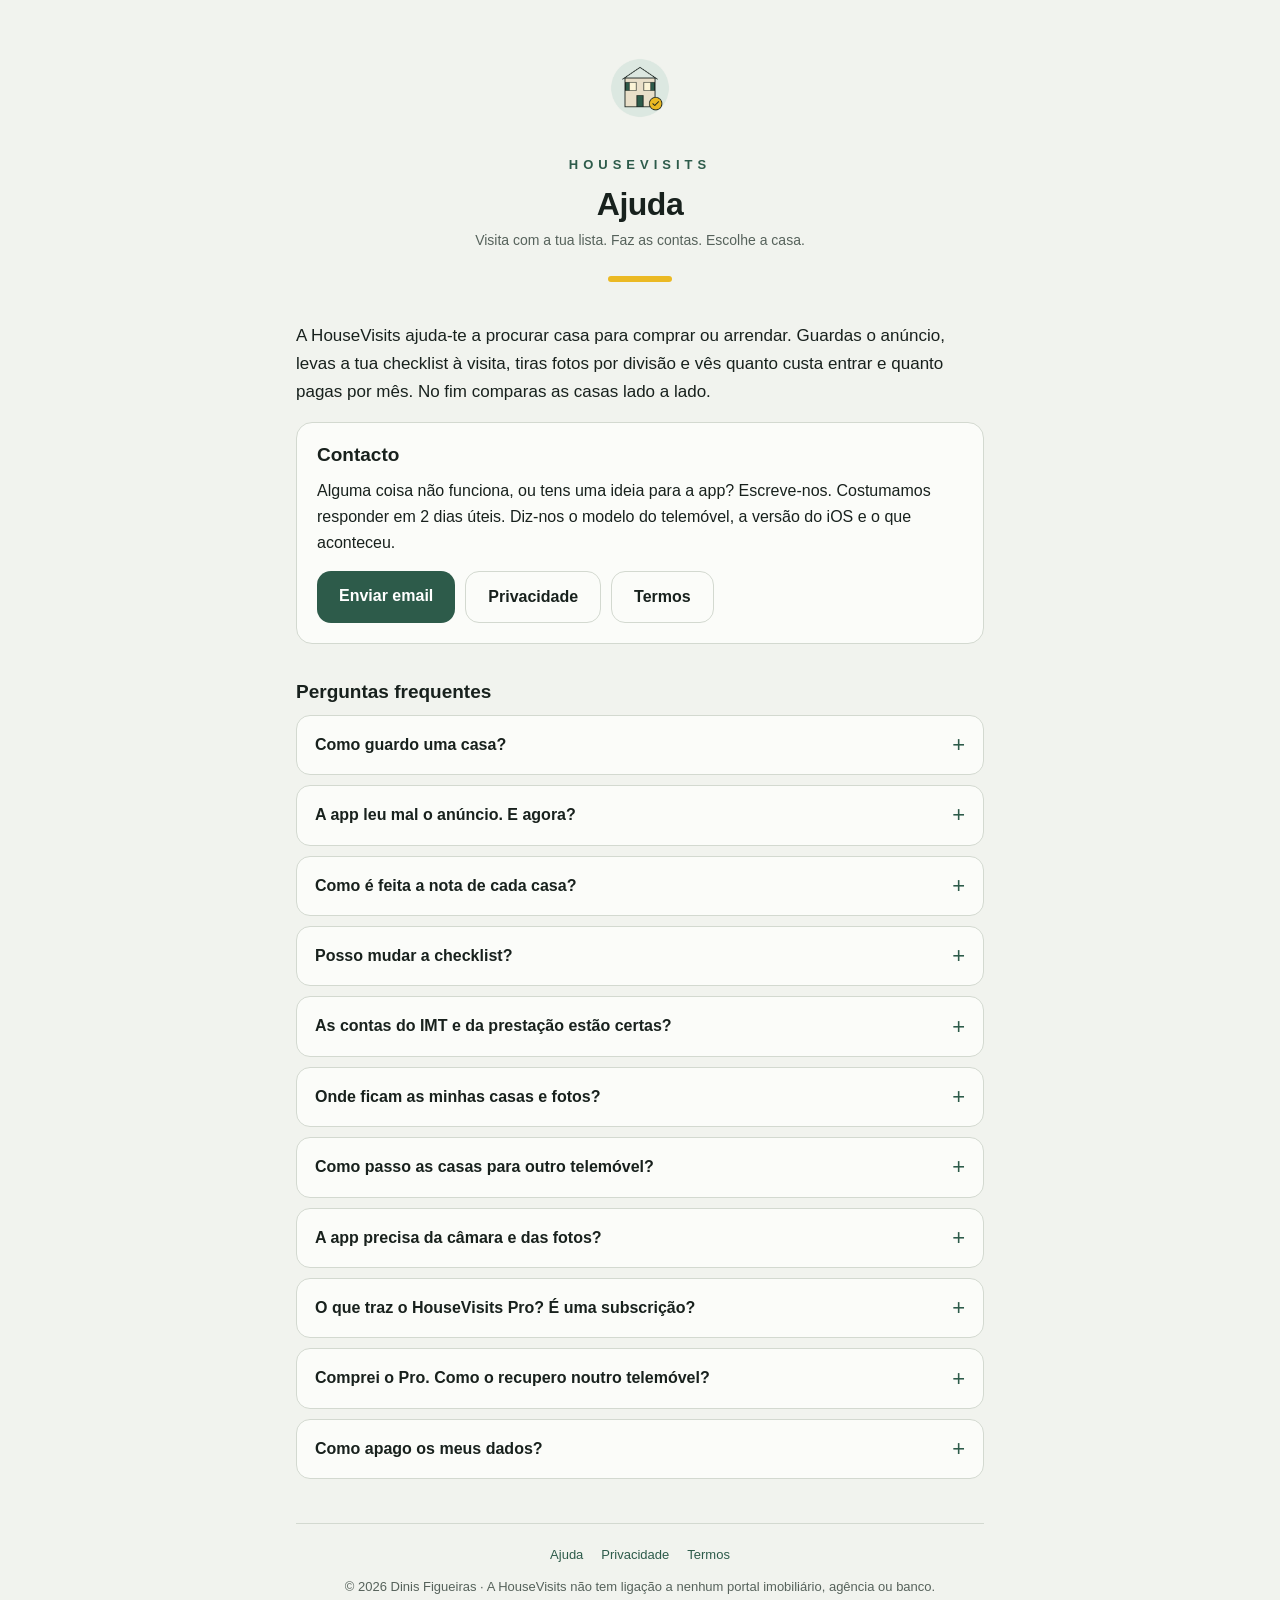
<file: index.html>
<!DOCTYPE html>
<html lang="pt-PT">
<head>
<meta charset="utf-8">
<meta name="viewport" content="width=device-width, initial-scale=1">
<meta name="theme-color" content="#F1F3EE">
<title>HouseVisits — Ajuda</title>
<meta name="description" content="Ajuda e contacto da HouseVisits, a app para visitar casas com a tua checklist, ver as contas e comparar.">
<link rel="icon" href="icon.png">
<link rel="stylesheet" href="style.css">
</head>
<body>
<div class="wrap">

<header class="site-header">
  <img class="logo" src="icon.png" alt="HouseVisits" width="80" height="80">
  <div class="lockup">HOUSEVISITS</div>
  <h1>Ajuda</h1>
  <p class="subtitle">Visita com a tua lista. Faz as contas. Escolhe a casa.</p>
  <div class="rule"></div>
</header>

<p class="lead">A HouseVisits ajuda-te a procurar casa para comprar ou arrendar. Guardas o anúncio, levas a tua checklist à visita, tiras fotos por divisão e vês quanto custa entrar e quanto pagas por mês. No fim comparas as casas lado a lado.</p>

<section>
  <h2>Contacto</h2>
  <p>Alguma coisa não funciona, ou tens uma ideia para a app? Escreve-nos. Costumamos responder em 2 dias úteis. Diz-nos o modelo do telemóvel, a versão do iOS e o que aconteceu.</p>
  <div class="buttons">
    <a class="button" href="mailto:mrkingames00@gmail.com?subject=HouseVisits%20ajuda">Enviar email</a>
    <a class="button ghost" href="privacy.html">Privacidade</a>
    <a class="button ghost" href="terms.html">Termos</a>
  </div>
</section>

<h2 class="section-title">Perguntas frequentes</h2>

<details>
  <summary>Como guardo uma casa?</summary>
  <p>Toca no <em>+</em> ao centro da barra e cola o link do anúncio (Idealista, Imovirtual, Supercasa, Casa Sapo ou OLX). A app lê a página no teu telemóvel e mostra o que encontrou: preço, tipologia, área, andar, certificado, zona e a primeira foto. Em <em>Está tudo certo?</em> confirmas ou corriges cada campo antes de guardar. Se o portal não deixar ler a página, toca em <em>Abrir o anúncio na app</em> e depois em <em>Guardar esta casa</em>. Também podes <em>Preencher à mão</em>: só a zona é obrigatória.</p>
</details>

<details>
  <summary>A app leu mal o anúncio. E agora?</summary>
  <p>Os anúncios mudam de portal para portal e às vezes a leitura falha ou erra. Tudo o que a app leu fica marcado como <em>do anúncio</em> e pode ser corrigido: abre a casa e toca em <em>Editar</em>. Os campos que o anúncio não dizia ficam como <em>Por saber</em> até os preencheres.</p>
</details>

<details>
  <summary>Como é feita a nota de cada casa?</summary>
  <p>A nota vem da tua checklist, nunca é escrita à mão. Cada ponto conta conforme a importância que lhe deste: <em>Essencial</em> conta 3, <em>Importante</em> 2 e <em>Bom ter</em> 1; os pontos em <em>Não conta</em> ficam de fora. <em>Bem</em> ou <em>Sim</em> vale tudo, <em>A vigiar</em> vale metade, <em>Problema</em> ou <em>Não</em> vale zero. Os pontos que ainda não viste não entram. A nota vai de 0 a 5, com uma casa decimal. Na ficha da casa, <em>Como é feita a nota</em> mostra as contas.</p>
</details>

<details>
  <summary>Posso mudar a checklist?</summary>
  <p>Sim. No separador <em>Checklist</em> mantém o dedo num ponto e arrasta-o para outro grupo para mudar quanto conta. Toca num ponto para lhe mudar o nome ou a importância, ou para o apagar. As notas de todas as casas mudam logo.</p>
</details>

<details>
  <summary>As contas do IMT e da prestação estão certas?</summary>
  <p>São uma estimativa para te ajudar a comparar casas. Usam as tabelas de IMT e de Imposto do Selo de 2026, o IMT Jovem quando se aplica, um valor fixo para escritura e registo e a taxa e o prazo que puseste em <em>As tuas contas</em>. Não incluem seguros, IMI, avaliação bancária nem comissões do banco. Antes de decidir, confirma os valores com o teu banco, um solicitador ou o Portal das Finanças.</p>
</details>

<details>
  <summary>Onde ficam as minhas casas e fotos?</summary>
  <p>Só no teu telemóvel. A HouseVisits não tem contas nem nuvem, e nós não vemos nada do que guardas. Se perderes ou repuseres o telemóvel, as casas perdem-se, a não ser que tenhas uma cópia. Vai de vez em quando a <em>Definições &rarr; Exportar uma cópia</em> e guarda o ficheiro num sítio seguro (Ficheiros, iCloud Drive, email).</p>
</details>

<details>
  <summary>Como passo as casas para outro telemóvel?</summary>
  <p>No telemóvel antigo, abre <em>Definições &rarr; Exportar uma cópia</em> e guarda o ficheiro. No novo, instala a HouseVisits e abre <em>Definições &rarr; Restaurar uma cópia</em>. As casas que já lá estão ficam como estão e só entram as que faltam (na versão grátis, até 3 casas no total, as mais recentes primeiro). A cópia leva as casas, as respostas, as notas, a checklist e as tuas contas, mas não as fotos que tiraste: essas ficam só no telemóvel antigo.</p>
</details>

<details>
  <summary>A app precisa da câmara e das fotos?</summary>
  <p>Só se quiseres juntar fotos às divisões durante a visita. O telemóvel pede autorização da primeira vez que tocas em <em>Tirar foto</em> ou <em>Da galeria</em>. As fotos ficam no telemóvel, dentro da app, e nunca são enviadas. Podes mudar isto quando quiseres nas definições do telemóvel. A app não usa o microfone: o <em>Ditar</em> é o ditado do teclado do iPhone.</p>
</details>

<details>
  <summary>O que traz o HouseVisits Pro? É uma subscrição?</summary>
  <p>Não é subscrição. O Pro é uma <strong>compra única</strong>: pagas uma vez pela App Store e nunca se renova. A versão grátis guarda até 3 casas, com a checklist, as contas e a comparação. O Pro tira o limite de casas e deixa-te partilhar uma casa ou uma comparação em PDF. As casas que já guardaste nunca ficam bloqueadas.</p>
</details>

<details>
  <summary>Comprei o Pro. Como o recupero noutro telemóvel?</summary>
  <p>O Pro fica na conta Apple com que o compraste. Entra com a mesma conta, abre <em>Definições</em>, toca no cartão do Pro e depois em <em>Restaurar compra</em>. Não pagas outra vez. Para pedir um reembolso, usa a página de reembolsos da Apple: os pagamentos e reembolsos são tratados pela loja.</p>
</details>

<details>
  <summary>Como apago os meus dados?</summary>
  <p>Em <em>Definições &rarr; Apagar todos os meus dados</em> apagas todas as casas, fotos, notas, a checklist e as tuas contas deste telemóvel. A app volta a começar vazia. Desinstalar a app também apaga tudo. Do nosso lado não há nada para apagar, porque nunca recebemos as tuas casas. As cópias que guardaste noutros sítios são tuas para apagar. O Pro continua na tua conta Apple: <em>Restaurar compra</em> trá-lo de volta.</p>
</details>

<footer class="site-footer">
  <nav>
    <a href="./">Ajuda</a>
    <a href="privacy.html">Privacidade</a>
    <a href="terms.html">Termos</a>
  </nav>
  <div>&copy; 2026 Dinis Figueiras &middot; A HouseVisits não tem ligação a nenhum portal imobiliário, agência ou banco.</div>
</footer>

</div>
</body>
</html>
</file>
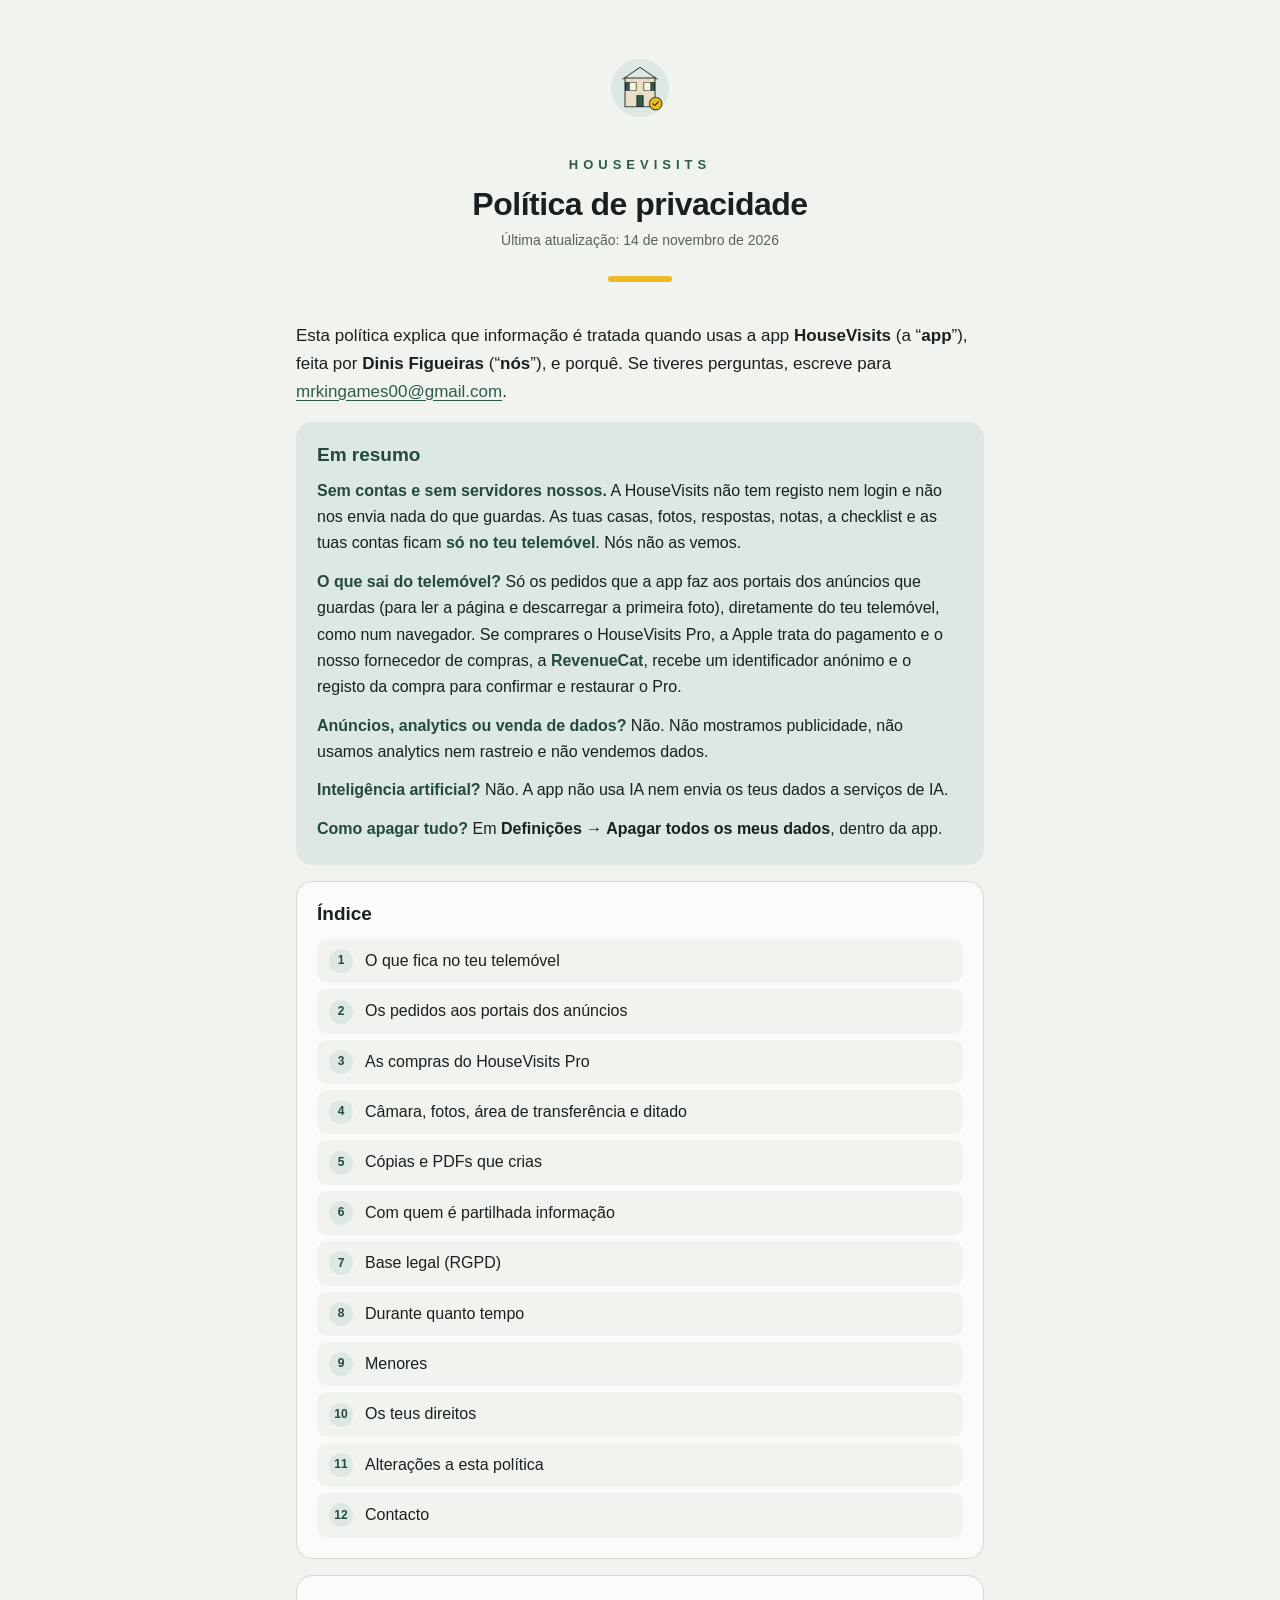
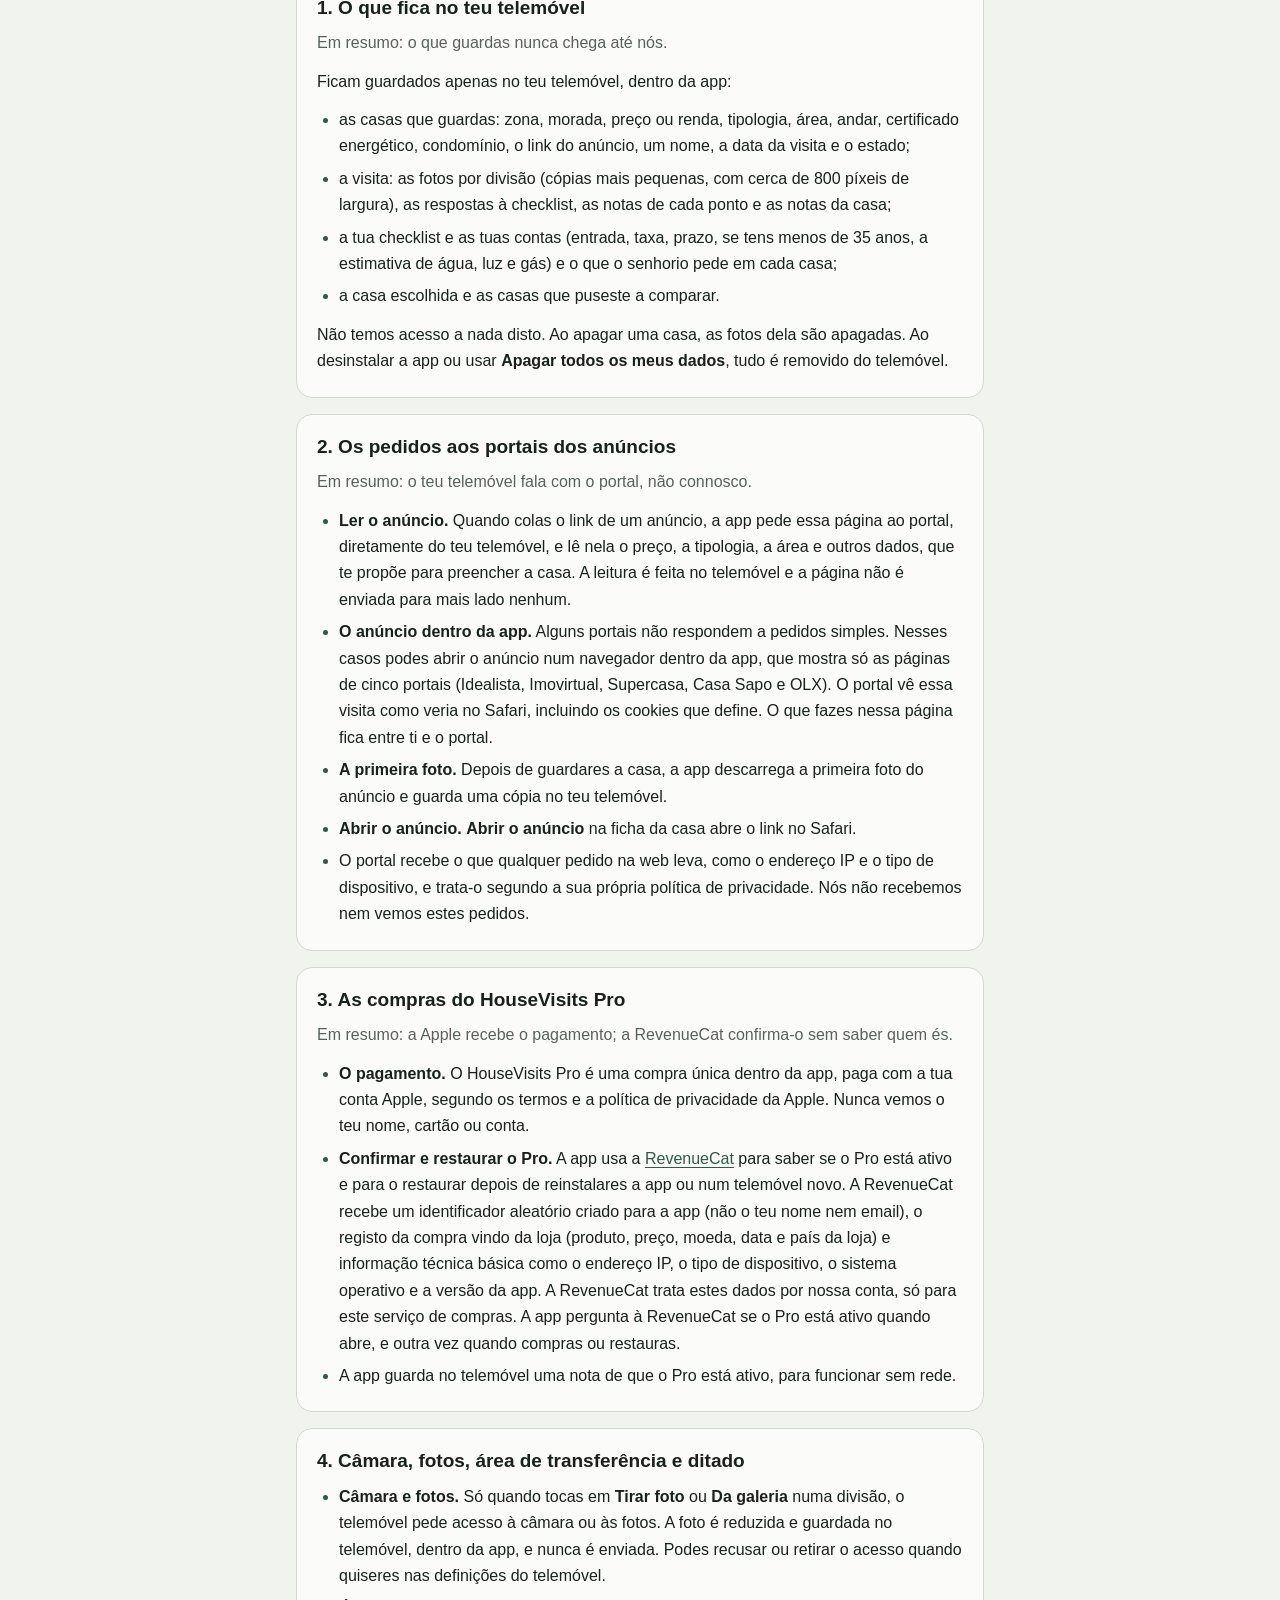
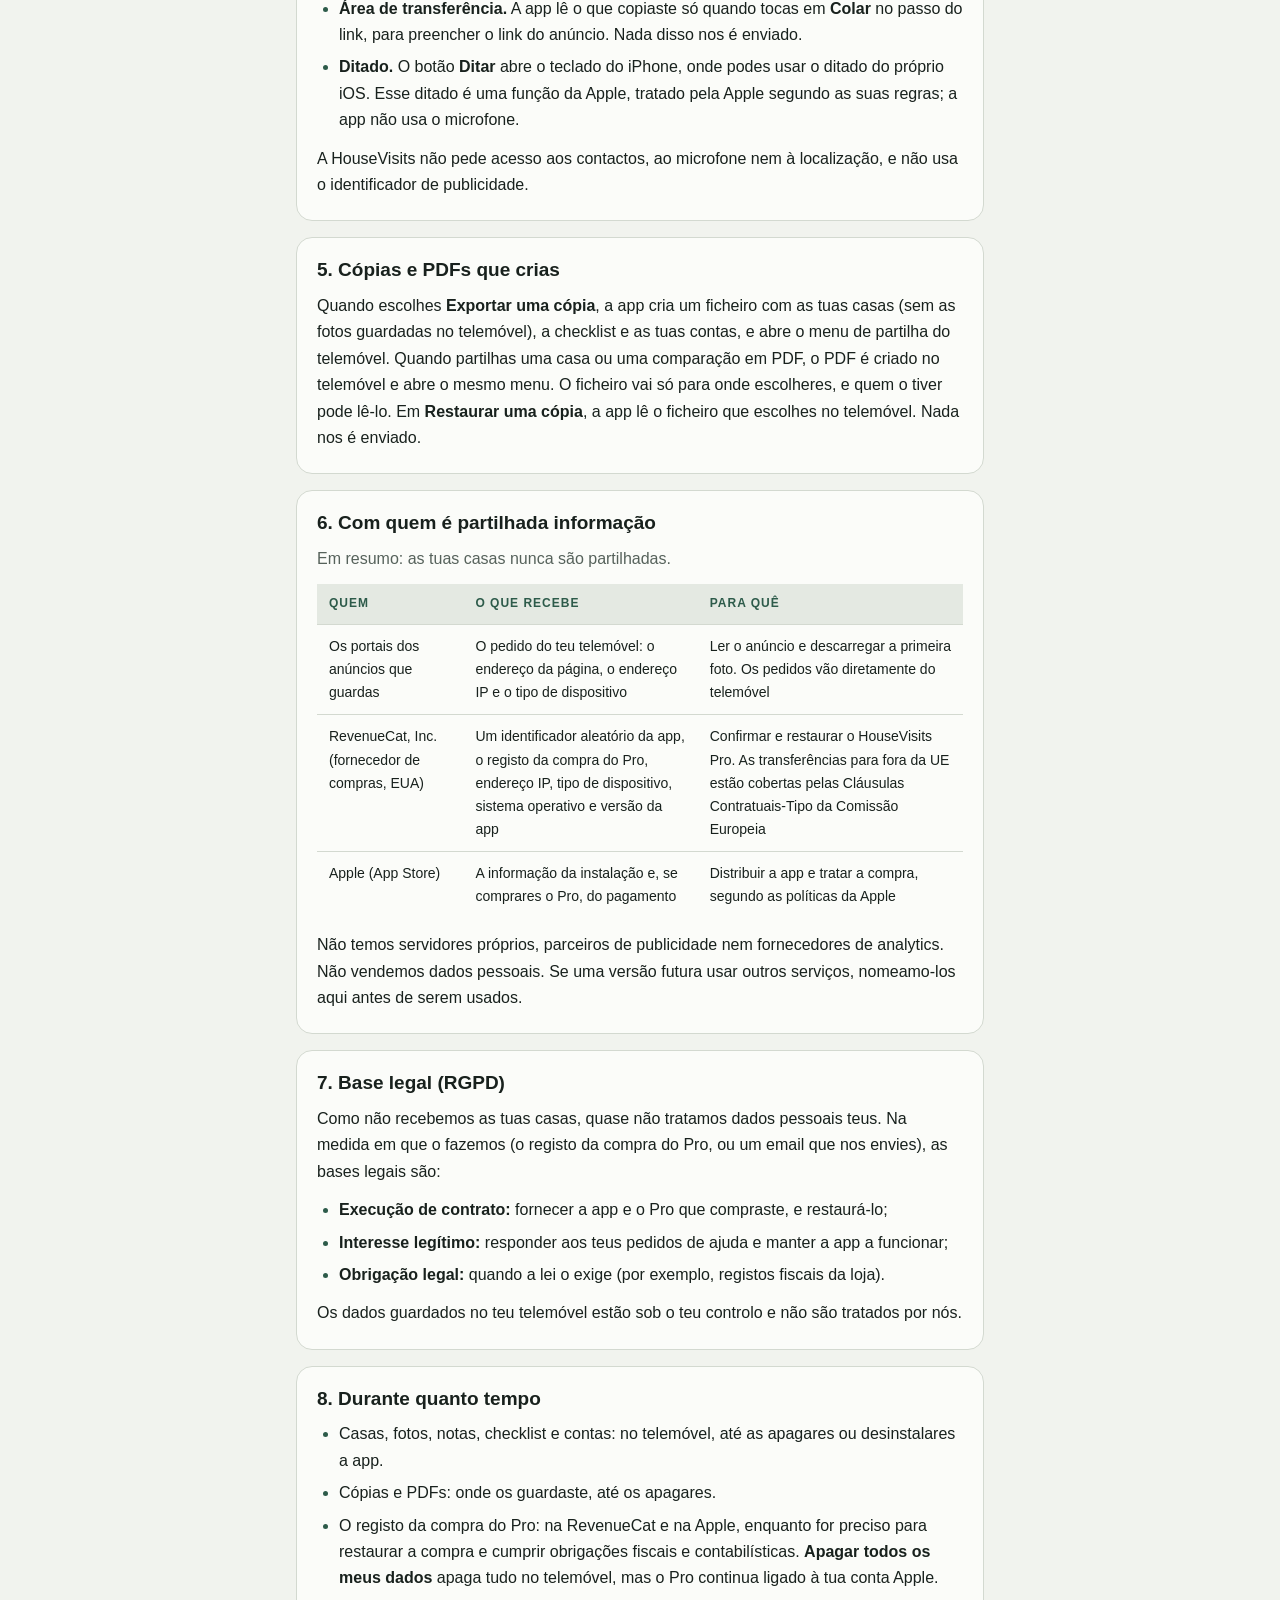
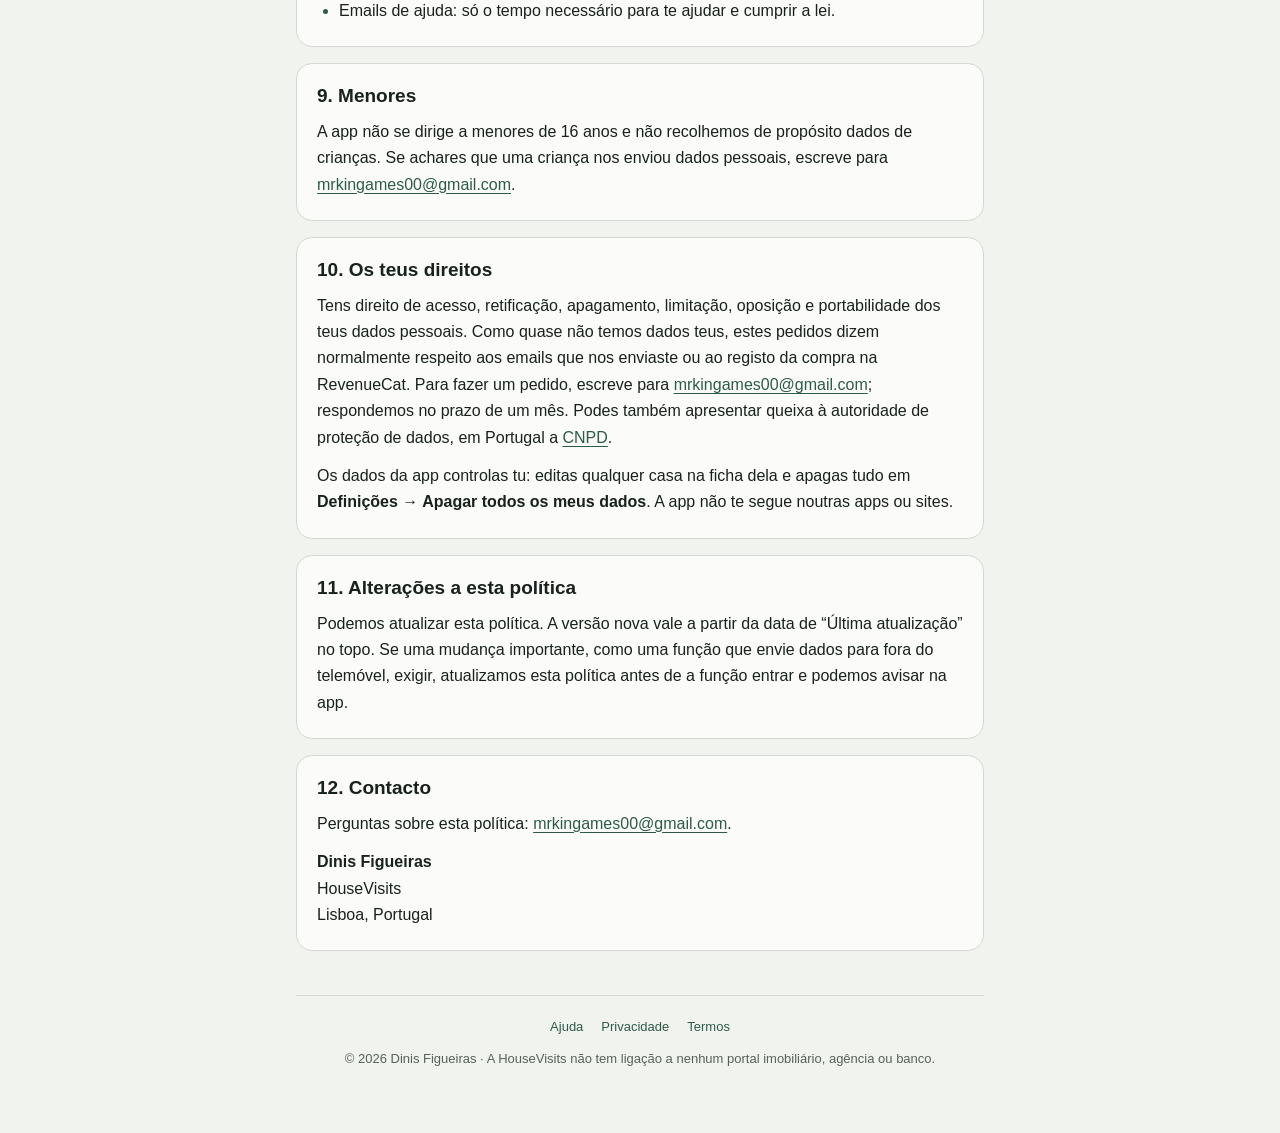
<file: privacy.html>
<!DOCTYPE html>
<html lang="pt-PT">
<head>
<meta charset="utf-8">
<meta name="viewport" content="width=device-width, initial-scale=1">
<meta name="theme-color" content="#F1F3EE">
<title>HouseVisits — Política de privacidade</title>
<link rel="icon" href="icon.png">
<link rel="stylesheet" href="style.css">
</head>
<body>
<div class="wrap">

<header class="site-header">
  <a href="./"><img class="logo" src="icon.png" alt="HouseVisits" width="80" height="80"></a>
  <div class="lockup">HOUSEVISITS</div>
  <h1>Política de privacidade</h1>
  <p class="subtitle">Última atualização: 14 de novembro de 2026</p>
  <div class="rule"></div>
</header>

<div class="lead"><p>Esta política explica que informação é tratada quando usas a app <strong>HouseVisits</strong> (a &ldquo;<strong>app</strong>&rdquo;), feita por <strong>Dinis Figueiras</strong> (&ldquo;<strong>nós</strong>&rdquo;), e porquê. Se tiveres perguntas, escreve para <a href="mailto:mrkingames00@gmail.com">mrkingames00@gmail.com</a>.</p></div>

<section class="summary"><h2>Em resumo</h2>
<p><strong>Sem contas e sem servidores nossos.</strong> A HouseVisits não tem registo nem login e não nos envia nada do que guardas. As tuas casas, fotos, respostas, notas, a checklist e as tuas contas ficam <strong>só no teu telemóvel</strong>. Nós não as vemos.</p>
<p><strong>O que sai do telemóvel?</strong> Só os pedidos que a app faz aos portais dos anúncios que guardas (para ler a página e descarregar a primeira foto), diretamente do teu telemóvel, como num navegador. Se comprares o HouseVisits Pro, a Apple trata do pagamento e o nosso fornecedor de compras, a <strong>RevenueCat</strong>, recebe um identificador anónimo e o registo da compra para confirmar e restaurar o Pro.</p>
<p><strong>Anúncios, analytics ou venda de dados?</strong> Não. Não mostramos publicidade, não usamos analytics nem rastreio e não vendemos dados.</p>
<p><strong>Inteligência artificial?</strong> Não. A app não usa IA nem envia os teus dados a serviços de IA.</p>
<p><strong>Como apagar tudo?</strong> Em <em>Definições &rarr; Apagar todos os meus dados</em>, dentro da app.</p></section>

<section><h2 id="toc">Índice</h2>
<ol class="toc">
  <li><a href="#local">O que fica no teu telemóvel</a></li>
  <li><a href="#portais">Os pedidos aos portais dos anúncios</a></li>
  <li><a href="#compras">As compras do HouseVisits Pro</a></li>
  <li><a href="#permissoes">Câmara, fotos, área de transferência e ditado</a></li>
  <li><a href="#copias">Cópias e PDFs que crias</a></li>
  <li><a href="#partilha">Com quem é partilhada informação</a></li>
  <li><a href="#base">Base legal (RGPD)</a></li>
  <li><a href="#prazo">Durante quanto tempo</a></li>
  <li><a href="#menores">Menores</a></li>
  <li><a href="#direitos">Os teus direitos</a></li>
  <li><a href="#alteracoes">Alterações a esta política</a></li>
  <li><a href="#contacto">Contacto</a></li>
</ol></section>

<section><h2 id="local">1. O que fica no teu telemóvel</h2>
<p class="short">Em resumo: o que guardas nunca chega até nós.</p>
<p>Ficam guardados apenas no teu telemóvel, dentro da app:</p>
<ul>
  <li>as casas que guardas: zona, morada, preço ou renda, tipologia, área, andar, certificado energético, condomínio, o link do anúncio, um nome, a data da visita e o estado;</li>
  <li>a visita: as fotos por divisão (cópias mais pequenas, com cerca de 800 píxeis de largura), as respostas à checklist, as notas de cada ponto e as notas da casa;</li>
  <li>a tua checklist e as tuas contas (entrada, taxa, prazo, se tens menos de 35 anos, a estimativa de água, luz e gás) e o que o senhorio pede em cada casa;</li>
  <li>a casa escolhida e as casas que puseste a comparar.</li>
</ul>
<p>Não temos acesso a nada disto. Ao apagar uma casa, as fotos dela são apagadas. Ao desinstalar a app ou usar <em>Apagar todos os meus dados</em>, tudo é removido do telemóvel.</p></section>

<section><h2 id="portais">2. Os pedidos aos portais dos anúncios</h2>
<p class="short">Em resumo: o teu telemóvel fala com o portal, não connosco.</p>
<ul>
  <li><strong>Ler o anúncio.</strong> Quando colas o link de um anúncio, a app pede essa página ao portal, diretamente do teu telemóvel, e lê nela o preço, a tipologia, a área e outros dados, que te propõe para preencher a casa. A leitura é feita no telemóvel e a página não é enviada para mais lado nenhum.</li>
  <li><strong>O anúncio dentro da app.</strong> Alguns portais não respondem a pedidos simples. Nesses casos podes abrir o anúncio num navegador dentro da app, que mostra só as páginas de cinco portais (Idealista, Imovirtual, Supercasa, Casa Sapo e OLX). O portal vê essa visita como veria no Safari, incluindo os cookies que define. O que fazes nessa página fica entre ti e o portal.</li>
  <li><strong>A primeira foto.</strong> Depois de guardares a casa, a app descarrega a primeira foto do anúncio e guarda uma cópia no teu telemóvel.</li>
  <li><strong>Abrir o anúncio.</strong> <em>Abrir o anúncio</em> na ficha da casa abre o link no Safari.</li>
  <li>O portal recebe o que qualquer pedido na web leva, como o endereço IP e o tipo de dispositivo, e trata-o segundo a sua própria política de privacidade. Nós não recebemos nem vemos estes pedidos.</li>
</ul></section>

<section><h2 id="compras">3. As compras do HouseVisits Pro</h2>
<p class="short">Em resumo: a Apple recebe o pagamento; a RevenueCat confirma-o sem saber quem és.</p>
<ul>
  <li><strong>O pagamento.</strong> O HouseVisits Pro é uma compra única dentro da app, paga com a tua conta Apple, segundo os termos e a política de privacidade da Apple. Nunca vemos o teu nome, cartão ou conta.</li>
  <li><strong>Confirmar e restaurar o Pro.</strong> A app usa a <a href="https://www.revenuecat.com/privacy" target="_blank" rel="noopener noreferrer">RevenueCat</a> para saber se o Pro está ativo e para o restaurar depois de reinstalares a app ou num telemóvel novo. A RevenueCat recebe um identificador aleatório criado para a app (não o teu nome nem email), o registo da compra vindo da loja (produto, preço, moeda, data e país da loja) e informação técnica básica como o endereço IP, o tipo de dispositivo, o sistema operativo e a versão da app. A RevenueCat trata estes dados por nossa conta, só para este serviço de compras. A app pergunta à RevenueCat se o Pro está ativo quando abre, e outra vez quando compras ou restauras.</li>
  <li>A app guarda no telemóvel uma nota de que o Pro está ativo, para funcionar sem rede.</li>
</ul></section>

<section><h2 id="permissoes">4. Câmara, fotos, área de transferência e ditado</h2>
<ul>
  <li><strong>Câmara e fotos.</strong> Só quando tocas em <em>Tirar foto</em> ou <em>Da galeria</em> numa divisão, o telemóvel pede acesso à câmara ou às fotos. A foto é reduzida e guardada no telemóvel, dentro da app, e nunca é enviada. Podes recusar ou retirar o acesso quando quiseres nas definições do telemóvel.</li>
  <li><strong>Área de transferência.</strong> A app lê o que copiaste só quando tocas em <em>Colar</em> no passo do link, para preencher o link do anúncio. Nada disso nos é enviado.</li>
  <li><strong>Ditado.</strong> O botão <em>Ditar</em> abre o teclado do iPhone, onde podes usar o ditado do próprio iOS. Esse ditado é uma função da Apple, tratado pela Apple segundo as suas regras; a app não usa o microfone.</li>
</ul>
<p>A HouseVisits não pede acesso aos contactos, ao microfone nem à localização, e não usa o identificador de publicidade.</p></section>

<section><h2 id="copias">5. Cópias e PDFs que crias</h2>
<p>Quando escolhes <em>Exportar uma cópia</em>, a app cria um ficheiro com as tuas casas (sem as fotos guardadas no telemóvel), a checklist e as tuas contas, e abre o menu de partilha do telemóvel. Quando partilhas uma casa ou uma comparação em PDF, o PDF é criado no telemóvel e abre o mesmo menu. O ficheiro vai só para onde escolheres, e quem o tiver pode lê-lo. Em <em>Restaurar uma cópia</em>, a app lê o ficheiro que escolhes no telemóvel. Nada nos é enviado.</p></section>

<section><h2 id="partilha">6. Com quem é partilhada informação</h2>
<p class="short">Em resumo: as tuas casas nunca são partilhadas.</p>
<div class="table-scroll"><table>
  <tr><th>Quem</th><th>O que recebe</th><th>Para quê</th></tr>
  <tr><td>Os portais dos anúncios que guardas</td><td>O pedido do teu telemóvel: o endereço da página, o endereço IP e o tipo de dispositivo</td><td>Ler o anúncio e descarregar a primeira foto. Os pedidos vão diretamente do telemóvel</td></tr>
  <tr><td>RevenueCat, Inc. (fornecedor de compras, EUA)</td><td>Um identificador aleatório da app, o registo da compra do Pro, endereço IP, tipo de dispositivo, sistema operativo e versão da app</td><td>Confirmar e restaurar o HouseVisits Pro. As transferências para fora da UE estão cobertas pelas Cláusulas Contratuais-Tipo da Comissão Europeia</td></tr>
  <tr><td>Apple (App Store)</td><td>A informação da instalação e, se comprares o Pro, do pagamento</td><td>Distribuir a app e tratar a compra, segundo as políticas da Apple</td></tr>
</table></div>
<p>Não temos servidores próprios, parceiros de publicidade nem fornecedores de analytics. Não vendemos dados pessoais. Se uma versão futura usar outros serviços, nomeamo-los aqui antes de serem usados.</p></section>

<section><h2 id="base">7. Base legal (RGPD)</h2>
<p>Como não recebemos as tuas casas, quase não tratamos dados pessoais teus. Na medida em que o fazemos (o registo da compra do Pro, ou um email que nos envies), as bases legais são:</p>
<ul>
  <li><strong>Execução de contrato:</strong> fornecer a app e o Pro que compraste, e restaurá-lo;</li>
  <li><strong>Interesse legítimo:</strong> responder aos teus pedidos de ajuda e manter a app a funcionar;</li>
  <li><strong>Obrigação legal:</strong> quando a lei o exige (por exemplo, registos fiscais da loja).</li>
</ul>
<p>Os dados guardados no teu telemóvel estão sob o teu controlo e não são tratados por nós.</p></section>

<section><h2 id="prazo">8. Durante quanto tempo</h2>
<ul>
  <li>Casas, fotos, notas, checklist e contas: no telemóvel, até as apagares ou desinstalares a app.</li>
  <li>Cópias e PDFs: onde os guardaste, até os apagares.</li>
  <li>O registo da compra do Pro: na RevenueCat e na Apple, enquanto for preciso para restaurar a compra e cumprir obrigações fiscais e contabilísticas. <em>Apagar todos os meus dados</em> apaga tudo no telemóvel, mas o Pro continua ligado à tua conta Apple.</li>
  <li>Emails de ajuda: só o tempo necessário para te ajudar e cumprir a lei.</li>
</ul></section>

<section><h2 id="menores">9. Menores</h2>
<p>A app não se dirige a menores de 16 anos e não recolhemos de propósito dados de crianças. Se achares que uma criança nos enviou dados pessoais, escreve para <a href="mailto:mrkingames00@gmail.com">mrkingames00@gmail.com</a>.</p></section>

<section><h2 id="direitos">10. Os teus direitos</h2>
<p>Tens direito de acesso, retificação, apagamento, limitação, oposição e portabilidade dos teus dados pessoais. Como quase não temos dados teus, estes pedidos dizem normalmente respeito aos emails que nos enviaste ou ao registo da compra na RevenueCat. Para fazer um pedido, escreve para <a href="mailto:mrkingames00@gmail.com">mrkingames00@gmail.com</a>; respondemos no prazo de um mês. Podes também apresentar queixa à autoridade de proteção de dados, em Portugal a <a href="https://www.cnpd.pt" target="_blank" rel="noopener noreferrer">CNPD</a>.</p>
<p>Os dados da app controlas tu: editas qualquer casa na ficha dela e apagas tudo em <em>Definições &rarr; Apagar todos os meus dados</em>. A app não te segue noutras apps ou sites.</p></section>

<section><h2 id="alteracoes">11. Alterações a esta política</h2>
<p>Podemos atualizar esta política. A versão nova vale a partir da data de &ldquo;Última atualização&rdquo; no topo. Se uma mudança importante, como uma função que envie dados para fora do telemóvel, exigir, atualizamos esta política antes de a função entrar e podemos avisar na app.</p></section>

<section><h2 id="contacto">12. Contacto</h2>
<p>Perguntas sobre esta política: <a href="mailto:mrkingames00@gmail.com">mrkingames00@gmail.com</a>.</p>
<p><strong>Dinis Figueiras</strong><br>HouseVisits<br>Lisboa, Portugal</p></section>

<footer class="site-footer">
  <nav>
    <a href="./">Ajuda</a>
    <a href="privacy.html">Privacidade</a>
    <a href="terms.html">Termos</a>
  </nav>
  <div>&copy; 2026 Dinis Figueiras &middot; A HouseVisits não tem ligação a nenhum portal imobiliário, agência ou banco.</div>
</footer>

</div>
</body>
</html>
</file>
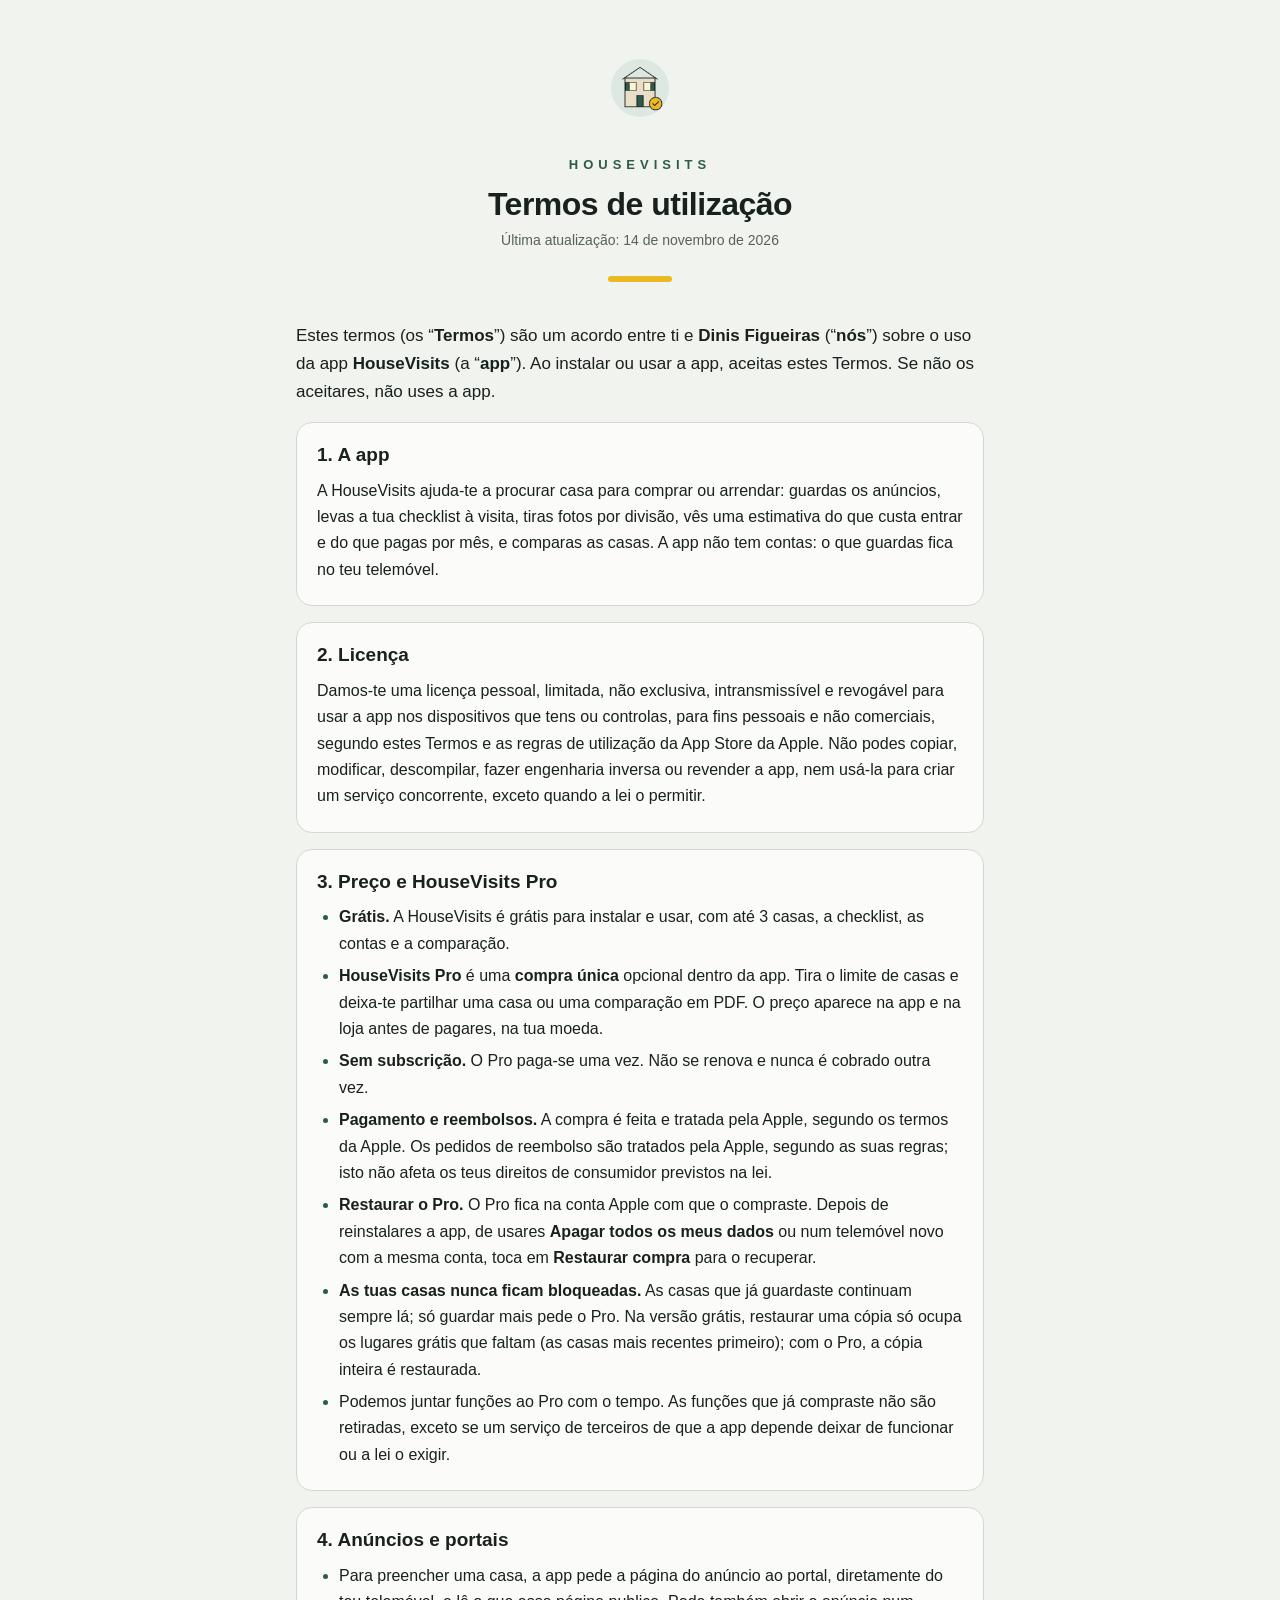
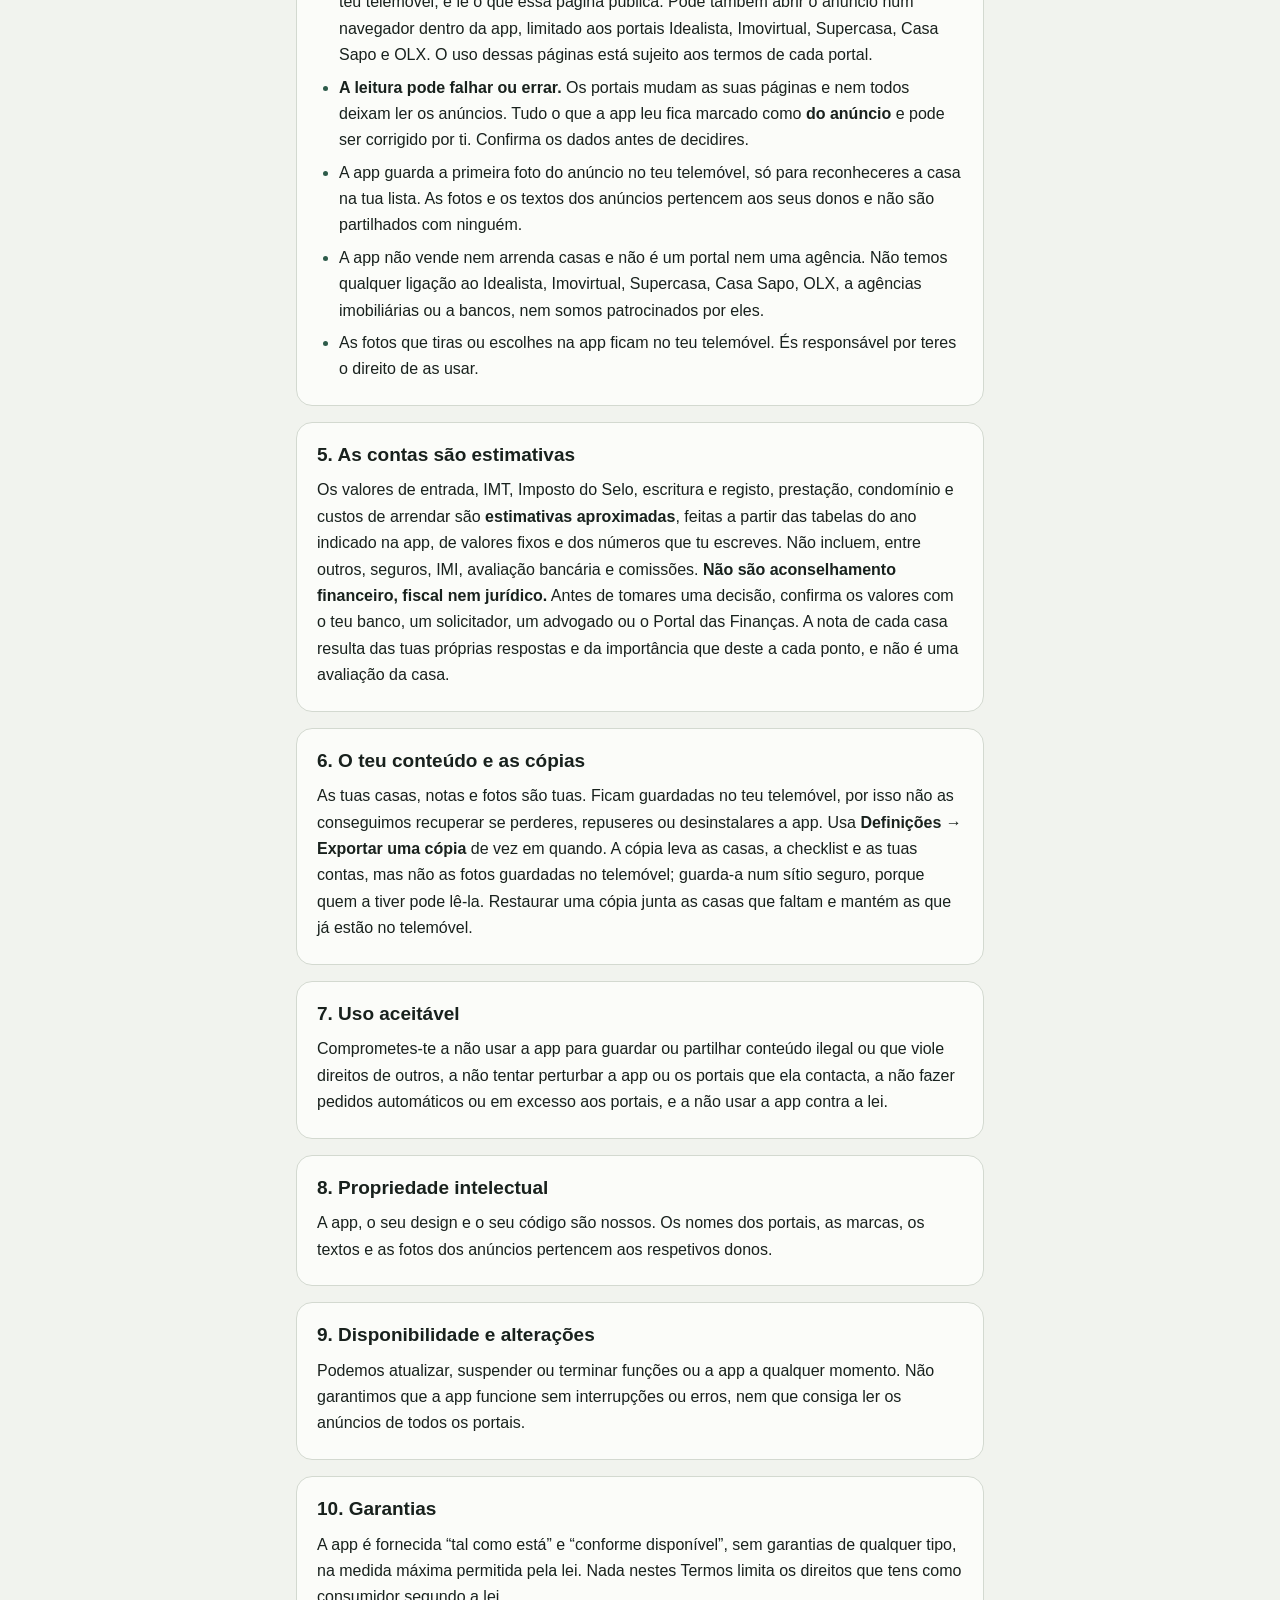
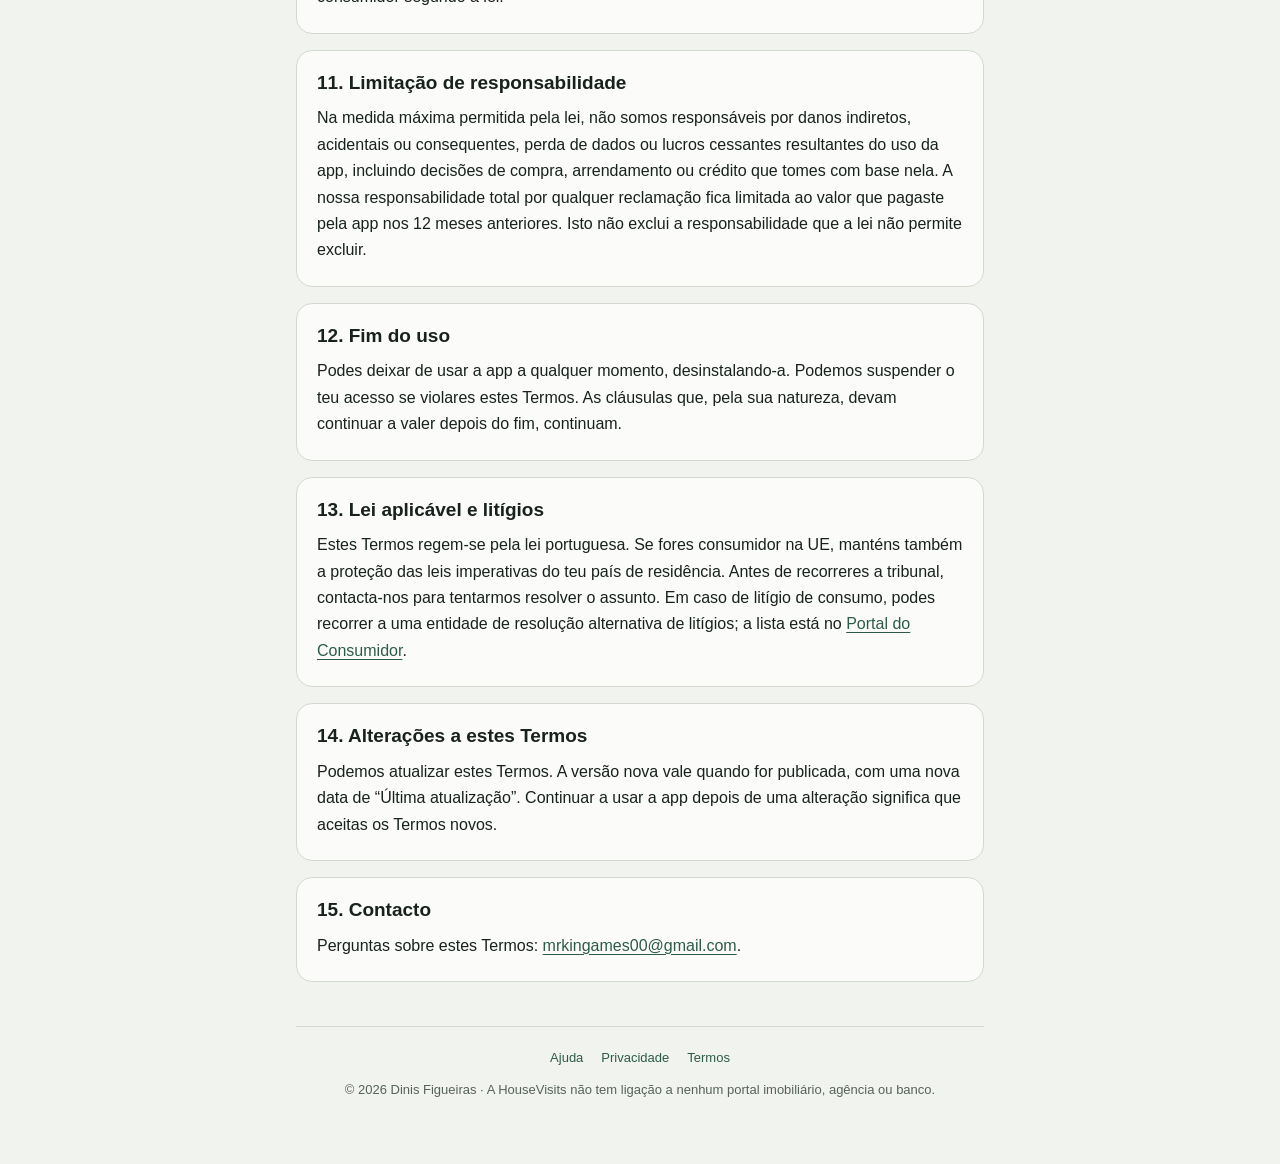
<file: terms.html>
<!DOCTYPE html>
<html lang="pt-PT">
<head>
<meta charset="utf-8">
<meta name="viewport" content="width=device-width, initial-scale=1">
<meta name="theme-color" content="#F1F3EE">
<title>HouseVisits — Termos de utilização</title>
<link rel="icon" href="icon.png">
<link rel="stylesheet" href="style.css">
</head>
<body>
<div class="wrap">

<header class="site-header">
  <a href="./"><img class="logo" src="icon.png" alt="HouseVisits" width="80" height="80"></a>
  <div class="lockup">HOUSEVISITS</div>
  <h1>Termos de utilização</h1>
  <p class="subtitle">Última atualização: 14 de novembro de 2026</p>
  <div class="rule"></div>
</header>

<div class="lead"><p>Estes termos (os &ldquo;<strong>Termos</strong>&rdquo;) são um acordo entre ti e <strong>Dinis Figueiras</strong> (&ldquo;<strong>nós</strong>&rdquo;) sobre o uso da app <strong>HouseVisits</strong> (a &ldquo;<strong>app</strong>&rdquo;). Ao instalar ou usar a app, aceitas estes Termos. Se não os aceitares, não uses a app.</p></div>

<section><h2>1. A app</h2>
<p>A HouseVisits ajuda-te a procurar casa para comprar ou arrendar: guardas os anúncios, levas a tua checklist à visita, tiras fotos por divisão, vês uma estimativa do que custa entrar e do que pagas por mês, e comparas as casas. A app não tem contas: o que guardas fica no teu telemóvel.</p></section>

<section><h2>2. Licença</h2>
<p>Damos-te uma licença pessoal, limitada, não exclusiva, intransmissível e revogável para usar a app nos dispositivos que tens ou controlas, para fins pessoais e não comerciais, segundo estes Termos e as regras de utilização da App Store da Apple. Não podes copiar, modificar, descompilar, fazer engenharia inversa ou revender a app, nem usá-la para criar um serviço concorrente, exceto quando a lei o permitir.</p></section>

<section><h2>3. Preço e HouseVisits Pro</h2>
<ul>
  <li><strong>Grátis.</strong> A HouseVisits é grátis para instalar e usar, com até 3 casas, a checklist, as contas e a comparação.</li>
  <li><strong>HouseVisits Pro</strong> é uma <strong>compra única</strong> opcional dentro da app. Tira o limite de casas e deixa-te partilhar uma casa ou uma comparação em PDF. O preço aparece na app e na loja antes de pagares, na tua moeda.</li>
  <li><strong>Sem subscrição.</strong> O Pro paga-se uma vez. Não se renova e nunca é cobrado outra vez.</li>
  <li><strong>Pagamento e reembolsos.</strong> A compra é feita e tratada pela Apple, segundo os termos da Apple. Os pedidos de reembolso são tratados pela Apple, segundo as suas regras; isto não afeta os teus direitos de consumidor previstos na lei.</li>
  <li><strong>Restaurar o Pro.</strong> O Pro fica na conta Apple com que o compraste. Depois de reinstalares a app, de usares <em>Apagar todos os meus dados</em> ou num telemóvel novo com a mesma conta, toca em <em>Restaurar compra</em> para o recuperar.</li>
  <li><strong>As tuas casas nunca ficam bloqueadas.</strong> As casas que já guardaste continuam sempre lá; só guardar mais pede o Pro. Na versão grátis, restaurar uma cópia só ocupa os lugares grátis que faltam (as casas mais recentes primeiro); com o Pro, a cópia inteira é restaurada.</li>
  <li>Podemos juntar funções ao Pro com o tempo. As funções que já compraste não são retiradas, exceto se um serviço de terceiros de que a app depende deixar de funcionar ou a lei o exigir.</li>
</ul></section>

<section><h2>4. Anúncios e portais</h2>
<ul>
  <li>Para preencher uma casa, a app pede a página do anúncio ao portal, diretamente do teu telemóvel, e lê o que essa página publica. Pode também abrir o anúncio num navegador dentro da app, limitado aos portais Idealista, Imovirtual, Supercasa, Casa Sapo e OLX. O uso dessas páginas está sujeito aos termos de cada portal.</li>
  <li><strong>A leitura pode falhar ou errar.</strong> Os portais mudam as suas páginas e nem todos deixam ler os anúncios. Tudo o que a app leu fica marcado como <em>do anúncio</em> e pode ser corrigido por ti. Confirma os dados antes de decidires.</li>
  <li>A app guarda a primeira foto do anúncio no teu telemóvel, só para reconheceres a casa na tua lista. As fotos e os textos dos anúncios pertencem aos seus donos e não são partilhados com ninguém.</li>
  <li>A app não vende nem arrenda casas e não é um portal nem uma agência. Não temos qualquer ligação ao Idealista, Imovirtual, Supercasa, Casa Sapo, OLX, a agências imobiliárias ou a bancos, nem somos patrocinados por eles.</li>
  <li>As fotos que tiras ou escolhes na app ficam no teu telemóvel. És responsável por teres o direito de as usar.</li>
</ul></section>

<section><h2>5. As contas são estimativas</h2>
<p>Os valores de entrada, IMT, Imposto do Selo, escritura e registo, prestação, condomínio e custos de arrendar são <strong>estimativas aproximadas</strong>, feitas a partir das tabelas do ano indicado na app, de valores fixos e dos números que tu escreves. Não incluem, entre outros, seguros, IMI, avaliação bancária e comissões. <strong>Não são aconselhamento financeiro, fiscal nem jurídico.</strong> Antes de tomares uma decisão, confirma os valores com o teu banco, um solicitador, um advogado ou o Portal das Finanças. A nota de cada casa resulta das tuas próprias respostas e da importância que deste a cada ponto, e não é uma avaliação da casa.</p></section>

<section><h2>6. O teu conteúdo e as cópias</h2>
<p>As tuas casas, notas e fotos são tuas. Ficam guardadas no teu telemóvel, por isso não as conseguimos recuperar se perderes, repuseres ou desinstalares a app. Usa <em>Definições &rarr; Exportar uma cópia</em> de vez em quando. A cópia leva as casas, a checklist e as tuas contas, mas não as fotos guardadas no telemóvel; guarda-a num sítio seguro, porque quem a tiver pode lê-la. Restaurar uma cópia junta as casas que faltam e mantém as que já estão no telemóvel.</p></section>

<section><h2>7. Uso aceitável</h2>
<p>Comprometes-te a não usar a app para guardar ou partilhar conteúdo ilegal ou que viole direitos de outros, a não tentar perturbar a app ou os portais que ela contacta, a não fazer pedidos automáticos ou em excesso aos portais, e a não usar a app contra a lei.</p></section>

<section><h2>8. Propriedade intelectual</h2>
<p>A app, o seu design e o seu código são nossos. Os nomes dos portais, as marcas, os textos e as fotos dos anúncios pertencem aos respetivos donos.</p></section>

<section><h2>9. Disponibilidade e alterações</h2>
<p>Podemos atualizar, suspender ou terminar funções ou a app a qualquer momento. Não garantimos que a app funcione sem interrupções ou erros, nem que consiga ler os anúncios de todos os portais.</p></section>

<section><h2>10. Garantias</h2>
<p>A app é fornecida &ldquo;tal como está&rdquo; e &ldquo;conforme disponível&rdquo;, sem garantias de qualquer tipo, na medida máxima permitida pela lei. Nada nestes Termos limita os direitos que tens como consumidor segundo a lei.</p></section>

<section><h2>11. Limitação de responsabilidade</h2>
<p>Na medida máxima permitida pela lei, não somos responsáveis por danos indiretos, acidentais ou consequentes, perda de dados ou lucros cessantes resultantes do uso da app, incluindo decisões de compra, arrendamento ou crédito que tomes com base nela. A nossa responsabilidade total por qualquer reclamação fica limitada ao valor que pagaste pela app nos 12 meses anteriores. Isto não exclui a responsabilidade que a lei não permite excluir.</p></section>

<section><h2>12. Fim do uso</h2>
<p>Podes deixar de usar a app a qualquer momento, desinstalando-a. Podemos suspender o teu acesso se violares estes Termos. As cláusulas que, pela sua natureza, devam continuar a valer depois do fim, continuam.</p></section>

<section><h2>13. Lei aplicável e litígios</h2>
<p>Estes Termos regem-se pela lei portuguesa. Se fores consumidor na UE, manténs também a proteção das leis imperativas do teu país de residência. Antes de recorreres a tribunal, contacta-nos para tentarmos resolver o assunto. Em caso de litígio de consumo, podes recorrer a uma entidade de resolução alternativa de litígios; a lista está no <a href="https://www.consumidor.gov.pt" target="_blank" rel="noopener noreferrer">Portal do Consumidor</a>.</p></section>

<section><h2>14. Alterações a estes Termos</h2>
<p>Podemos atualizar estes Termos. A versão nova vale quando for publicada, com uma nova data de &ldquo;Última atualização&rdquo;. Continuar a usar a app depois de uma alteração significa que aceitas os Termos novos.</p></section>

<section><h2>15. Contacto</h2>
<p>Perguntas sobre estes Termos: <a href="mailto:mrkingames00@gmail.com">mrkingames00@gmail.com</a>.</p></section>

<footer class="site-footer">
  <nav>
    <a href="./">Ajuda</a>
    <a href="privacy.html">Privacidade</a>
    <a href="terms.html">Termos</a>
  </nav>
  <div>&copy; 2026 Dinis Figueiras &middot; A HouseVisits não tem ligação a nenhum portal imobiliário, agência ou banco.</div>
</footer>

</div>
</body>
</html>
</file>
<file: style.css>
/* HouseVisits: shared style for ajuda, privacidade and termos.
   Same palette as the app ("Dia de visitas", src/theme/colors.ts): limestone ground, shutter green for links
   and labels, tape yellow only for the large rule under the title. Plain on purpose: text, thin lines,
   white panels, no glow. System fonts, so the pages make no request to a font service. */
:root {
  --ground: #F1F3EE;
  --surface: #FBFCF9;
  --surface-muted: #E4E9E2;
  --line: #D3D9D0;
  --text: #18211D;
  --muted: #56625B;
  --green: #2D5B4A;
  --tint: #DCE8E1;
  --on-tint: #234A3C;
  --tape: #EBB923;
}

* { box-sizing: border-box; }

html { scroll-behavior: smooth; }

body {
  margin: 0;
  background: var(--ground);
  color: var(--text);
  font-family: -apple-system, BlinkMacSystemFont, "Segoe UI", Roboto, Helvetica, Arial, sans-serif;
  font-size: 16px;
  line-height: 1.65;
  -webkit-font-smoothing: antialiased;
}

.wrap { max-width: 720px; margin: 0 auto; padding: 0 16px 64px; }

/* Header */
.site-header { text-align: center; padding: 48px 0 8px; }
.logo { width: 80px; height: 80px; border-radius: 20px; display: inline-block; }
.lockup { margin-top: 18px; color: var(--green); font-weight: 700; font-size: 13px; letter-spacing: 5px; }
h1 { margin: 10px 0 6px; font-size: 32px; line-height: 1.15; font-weight: 800; letter-spacing: -0.5px; }
.subtitle { color: var(--muted); font-size: 14px; margin: 0; }
.rule { width: 64px; height: 6px; margin: 24px auto 0; background: var(--tape); border-radius: 3px; }

/* Content */
h2 { margin: 0 0 10px; font-size: 19px; line-height: 1.3; font-weight: 800; }
h3 { margin: 20px 0 6px; color: var(--green); font-size: 15px; }
p { margin: 0 0 12px; }
ul, ol { padding-left: 22px; margin: 0 0 12px; }
li { margin-bottom: 6px; }
li::marker { color: var(--green); }
a { color: var(--green); text-decoration: underline; text-underline-offset: 3px; word-break: break-word; }
em { font-style: normal; font-weight: 600; }

.lead { margin-top: 32px; font-size: 17px; }

section {
  background: var(--surface);
  border: 1px solid var(--line);
  border-radius: 16px;
  padding: 20px 20px 10px;
  margin-top: 16px;
}
.short { color: var(--muted); }
.summary { background: var(--tint); border-color: var(--tint); }
.summary h2, .summary strong { color: var(--on-tint); }

/* Table of contents */
.toc { list-style: none; padding: 0; margin: 12px 0 10px; display: grid; gap: 6px; counter-reset: toc; }
.toc li { counter-increment: toc; margin: 0; }
.toc a {
  display: flex; align-items: center; gap: 12px; padding: 9px 12px; text-decoration: none;
  background: var(--ground); border-radius: 10px; color: var(--text);
}
.toc a::before {
  content: counter(toc); min-width: 24px; height: 24px; border-radius: 12px;
  display: grid; place-items: center; background: var(--tint); color: var(--on-tint);
  font-weight: 700; font-size: 12px;
}

/* Tables */
.table-scroll { overflow-x: auto; margin: 12px 0 14px; }
table { border-collapse: collapse; width: 100%; min-width: 460px; font-size: 14px; }
th, td { border-bottom: 1px solid var(--line); padding: 10px 12px; text-align: left; vertical-align: top; }
th { color: var(--green); font-size: 12px; letter-spacing: 1px; text-transform: uppercase; background: var(--surface-muted); }
tr:last-child td { border-bottom: 0; }

/* Help page */
.button {
  display: inline-block; padding: 12px 22px; border-radius: 14px; text-decoration: none;
  background: var(--green); color: #FFFFFF; font-weight: 700;
}
.button.ghost { background: var(--surface); color: var(--text); border: 1px solid var(--line); }
.buttons { display: flex; flex-wrap: wrap; gap: 10px; margin: 14px 0 10px; }

details { background: var(--surface); border: 1px solid var(--line); border-radius: 14px; padding: 2px 18px; margin-top: 10px; }
summary { cursor: pointer; list-style: none; font-weight: 700; padding: 14px 28px 14px 0; position: relative; }
summary::-webkit-details-marker { display: none; }
summary::after { content: "+"; position: absolute; right: 0; top: 50%; transform: translateY(-50%); color: var(--green); font-size: 22px; font-weight: 400; }
details[open] summary::after { content: "\2212"; }
details p { margin: 0 0 14px; }

.section-title { margin: 36px 0 0; }

/* Footer */
.site-footer { margin-top: 44px; padding-top: 20px; border-top: 1px solid var(--line); text-align: center; color: var(--muted); font-size: 13px; }
.site-footer nav { display: flex; justify-content: center; gap: 18px; flex-wrap: wrap; margin-bottom: 10px; }
.site-footer a { text-decoration: none; }

@media (max-width: 520px) {
  h1 { font-size: 27px; }
  section { padding: 16px 16px 6px; border-radius: 14px; }
}
</file>
